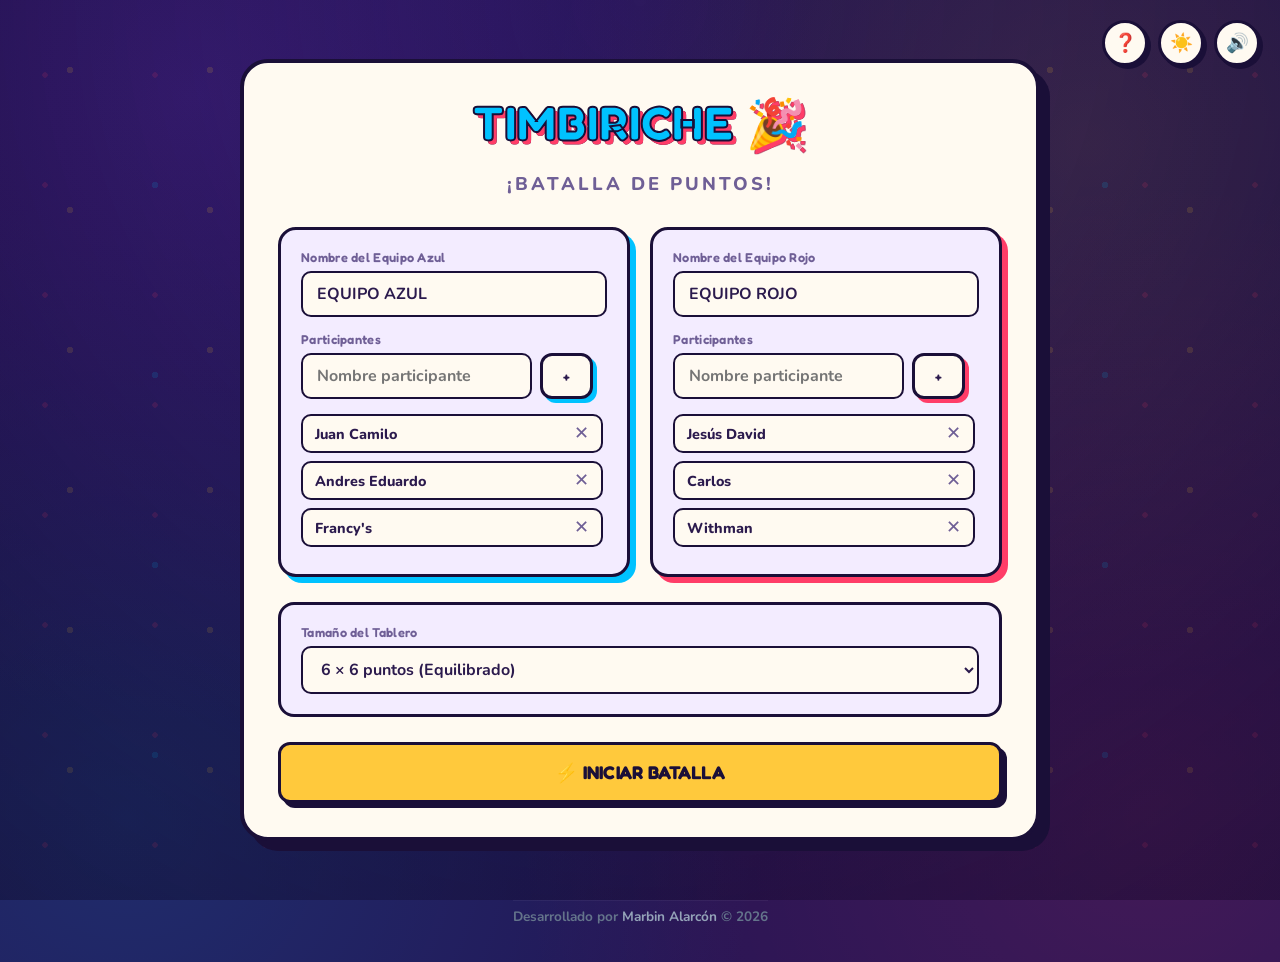
<file: index.html>
<!DOCTYPE html>
<html lang="es">

<head>
    <meta charset="UTF-8">
    <meta name="viewport" content="width=device-width, initial-scale=1.0, maximum-scale=1.0, user-scalable=no">
    <title>TIMBIRICHE</title>
    <meta name="theme-color" content="#0b0f1f">
    <meta name="mobile-web-app-capable" content="yes">
    <meta name="apple-mobile-web-app-capable" content="yes">
    <meta name="apple-mobile-web-app-title" content="Timbiriche">
    <meta name="apple-mobile-web-app-status-bar-style" content="black-translucent">
    <link rel="manifest" href="./manifest.json">
    <link rel="icon" type="image/png" href="./img/pwa-icon-192.png">
    <link rel="apple-touch-icon" href="./img/pwa-icon-192.png">
    <link rel="stylesheet" href="css/style.css">
    <link rel="preconnect" href="https://fonts.googleapis.com">
    <link rel="preconnect" href="https://fonts.gstatic.com" crossorigin>
    <link
        href="https://fonts.googleapis.com/css2?family=Fredoka:wght@500;600;700&family=Nunito:wght@500;700;800;900&display=swap"
        rel="stylesheet">

</head>

<body>

    <!-- Botones Superiores Flotantes (Audio, Modo Oscuro/Claro, Ayuda/Reglas) -->
    <div class="top-controls">
        <button class="top-btn" id="helpBtn" title="Reglas del Juego">❓</button>
        <button class="top-btn" id="themeToggleBtn" title="Cambiar Tema Claro/Oscuro">☀️</button>
        <button class="top-btn" id="audioToggleBtn" title="Activar/Desactivar Sonido">🔊</button>
    </div>

    <!-- ==================== MODAL SORTEO MONEDA 3D ==================== -->
    <div class="modal-overlay" id="coinFlipModal">
        <div class="modal-card" style="max-width: 420px;">
            <div class="modal-title" style="color: var(--yellow-pop);">🪙 SORTEO INICIAL</div>
            <div class="modal-subtitle">¡Lanza la moneda para decidir qué equipo comienza la batalla!</div>
            <div class="modal-subtitle">
                <div class="coin-img-small">
                    <p>Cara </p>
                    <img src="./img/cara-moneda.png" alt="Cara Moneda">
                    <p> = Equipo Azul </p> 
                </div>
                <br>
                <div class="coin-img-small">
                    <p></p>Sello </p>
                    <img src="./img/sello-moneda.png" alt="Sello Moneda">
                    <p> = Equipo Rojo </p>
                </div>
            </div>

            <div class="coin-stage">
                <div class="coin-3d" id="coin3d">
                    <div class="coin-face coin-front">
                        <img src="./img/cara-moneda.png" alt="Cara Moneda" class="coin-img">
                    </div>
                    <div class="coin-face coin-back">
                        <img src="./img/sello-moneda.png" alt="Sello Moneda" class="coin-img">
                    </div>
                </div>
            </div>

            <div id="coinResultText"
                style="font-family: var(--font-display); font-size: 1.1rem; min-height: 30px; font-weight: 700; color: var(--text-main);">
                ¡Listo para el volado!
            </div>

            <div style="display: flex; gap: 10px;">
                <button class="btn btn-start" id="flipCoinBtn" style="flex: 1;">🎲 LANZAR MONEDA</button>
                <button class="btn red-btn" id="skipCoinBtn" style="font-size: 0.9rem;">Omitir</button>
            </div>
        </div>
    </div>

    <!-- ==================== PANTALLA 1: CONFIGURACIÓN ==================== -->
    <div id="configScreen" class="screen active">
        <div class="config-container">
            <h1 class="game-title">TIMBIRICHE 🎉<br><span
                    style="font-size: 1.15rem; font-family: var(--font-family); font-weight: 800; letter-spacing: 3px; color: var(--text-muted); -webkit-text-stroke: 0; text-shadow: none;">¡BATALLA
                    DE PUNTOS!</span></h1>

            <div class="config-grid">
                <!-- Equipo Azul -->
                <div class="team-config blue">
                    <div class="input-group">
                        <label>Nombre del Equipo Azul</label>
                        <input type="text" id="blueTeamName" value="EQUIPO AZUL">
                    </div>
                    <div class="input-group">
                        <label>Participantes</label>
                        <div class="add-participant-row">
                            <input type="text" id="blueNewParticipant" placeholder="Nombre participante">
                            <button class="btn" id="blueAddBtn">+</button>
                        </div>
                    </div>
                    <div class="participants-list" id="blueParticipantsList"></div>
                </div>

                <!-- Equipo Rojo -->
                <div class="team-config red">
                    <div class="input-group">
                        <label>Nombre del Equipo Rojo</label>
                        <input type="text" id="redTeamName" value="EQUIPO ROJO">
                    </div>
                    <div class="input-group">
                        <label>Participantes</label>
                        <div class="add-participant-row">
                            <input type="text" id="redNewParticipant" placeholder="Nombre participante">
                            <button class="btn red-btn" id="redAddBtn">+</button>
                        </div>
                    </div>
                    <div class="participants-list" id="redParticipantsList"></div>
                </div>
            </div>

            <!-- Selector de Tablero -->
            <div class="board-config-section">
                <div class="input-group" style="flex: 1;">
                    <label>Tamaño del Tablero</label>
                    <select id="boardSizeSelect">
                        <option value="4">4 × 4 puntos (Fácil)</option>
                        <option value="5">5 × 5 puntos (Normal)</option>
                        <option value="6" selected>6 × 6 puntos (Equilibrado)</option>
                        <option value="7">7 × 7 puntos (Avanzado)</option>
                        <option value="8">8 × 8 puntos (Experto)</option>
                        <option value="9">9 × 9 puntos (Intenso)</option>
                        <option value="10">10 × 10 puntos (Extremo)</option>
                    </select>
                </div>
            </div>

            <div style="display: flex; gap: 10px;">
                <button class="btn btn-start" id="startBattleBtn" style="flex: 1;">⚡ INICIAR BATALLA</button>
                <button class="btn" id="resumeGameBtn" style="display: none; border-color: #ffb700; color: #ffb700;">📁
                    CONTINUAR</button>
            </div>
        </div>
    </div>

    <!-- ==================== PANTALLA 2: JUEGO ==================== -->
    <div id="gameScreen" class="screen">
        <div class="score-board">

            <!-- <div class="current-turn-banner">
                <span class="turn-label">TURNO ACTUAL</span>
                <span class="turn-player blue" id="currentTurnText">MARBIN — AZUL</span>
            </div> -->

        </div>

        <div class="game-layout">
            <!-- Panel Izquierdo: dado -->
            <div class="hud-panel">
                <div class="hud-title">Control de Dado</div>
                <div class="dice-container">
                    <div class="dice-3d" id="dice3d">
                        <div class="dice-face" id="diceFaceMain">1</div>
                        <div class="dice-face">2</div>
                        <div class="dice-face">3</div>
                        <div class="dice-face">1</div>
                        <div class="dice-face">2</div>
                        <div class="dice-face">3</div>
                    </div>
                    <button class="btn dice-btn" id="rollDiceBtn">🎲 LANZAR DADO</button>
                </div>
                <div class="moves-counter" id="movesCounterText">Movimientos restantes: <span>0</span></div>
                <div class="moves-counter" id="consecutiveCounterText" style="font-size: 0.75rem;">Capturas
                    consecutivas: <span>0/3</span></div>
                <div class="current-turn-banner">
                    <span class="turn-label">TURNO ACTUAL</span>
                    <span class="turn-player blue" id="currentTurnText">MARBIN — AZUL</span>
                </div>
                <div class="team-score blue">
                    <span class="team-name-tag" id="blueScoreName">EQUIPO AZUL</span>
                    <span class="score-num" id="blueScore">0</span>
                </div>
                <div class="team-score red">
                    <span class="team-name-tag" id="redScoreName">EQUIPO ROJO</span>
                    <span class="score-num" id="redScore">0</span>
                </div>
                <div class="hud-title" style="margin-top: 10px;">Acciones</div>
                <div style="display: flex; gap: 8px;">
                    <button class="btn red-btn" id="restartGameBtn" style="flex: 1; font-size: 0.8rem;">🔄
                        Reiniciar</button>
                    <button class="btn" id="configReturnBtn" style="flex: 1; font-size: 0.8rem;">⚙ Config</button>
                </div>

            </div>

            <!-- Tablero Central -->
            <div class="board-wrapper" id="boardWrapper"></div>

            <!-- Panel Derecho: Participantes & Log -->
            <div class="hud-panel">
                <div class="hud-title">Participantes</div>
                <div class="active-participants-list" id="activeParticipantsList"></div>
            </div>
        </div>
        <div class="hud-panel-compact">
            <div class="" style="margin-top: 10px;">Registro de Actividad</div>
            <div class="activity-log" id="activityLog">
                <div class="log-entry">Batalla iniciada. ¡Que gane el mejor!</div>
            </div>
        </div>
    </div>

    <!-- ==================== MODAL REGLAS / INSTRUCTIVO ==================== -->
    <div class="modal-overlay" id="helpModal">
        <div class="modal-card">
            <div class="modal-title" style="color: var(--blue-team);">📜 REGLAS DEL JUEGO</div>
            <div class="modal-subtitle">Guía rápida de Timbiriche</div>

            <div class="rules-content">
                <div>
                    <h4>1. Objetivo</h4>
                    Conquistar la mayor cantidad de casillas (cuadrados) cerrando sus cuatro lados antes de que se llene
                    todo el tablero.
                </div>
                <div>
                    <h4>2. El Dado</h4>
                    En tu turno, debes lanzar el dado 3D. El número obtenido (1, 2 o 3) representa la cantidad de
                    líneas que puedes trazar en ese turno.
                </div>
                <div>
                    <h4>3. Cierre y Puntos</h4>
                    Si al trazar una línea completas un cuadrado, te adueñas de él y anotas un punto. Los movimientos
                    del dado que te queden <strong>se conservan</strong>: sigue trazando líneas sin volver a lanzar.
                    Por ejemplo, si sacas un 3 y cierras un cuadrado en tu primer movimiento, aún te quedan 2.
                </div>
                <div>
                    <h4>4. Turno Extra</h4>
                    Si cierras un cuadrado con tu <strong>último</strong> movimiento del dado, repites turno y
                    lanzas el dado de nuevo. Si no cierras ninguno, el turno pasa al siguiente jugador.
                </div>
                <div>
                    <h4>5. Regla de Juego Limpio (Fair Play)</h4>
                    Para equilibrar la partida, un mismo jugador puede encadenar un <strong>máximo de 3
                    capturas seguidas</strong>. Al llegar al límite, el turno pasa automáticamente al siguiente
                    jugador, aunque le queden movimientos.
                </div>
            </div>

            <button class="btn btn-start" id="closeHelpBtn">¡Entendido! 🎉</button>
        </div>
    </div>

    <!-- ==================== MODAL VICTORIA ==================== -->
    <div class="modal-overlay" id="victoryModal">
        <div class="modal-card">
            <div class="victory-trophy" id="victoryIcon">🏆</div>
            <div class="modal-title" id="victoryTitle">¡VICTORIA!</div>
            <div class="modal-subtitle" id="victorySubtitle">El equipo azul conquistó la mayoría de territorios.</div>

            <div class="victory-stats">
                <div class="stat-box">
                    <span class="team" id="modalBlueTag" style="color: var(--blue-team);">AZUL</span>
                    <span class="count" id="modalBlueScore">0</span>
                </div>
                <div style="display: flex; align-items: center; font-weight: 800; color: var(--text-muted);">VS</div>
                <div class="stat-box">
                    <span class="team" id="modalRedTag" style="color: var(--red-team);">ROJO</span>
                    <span class="count" id="modalRedScore">0</span>
                </div>
            </div>

            <div style="display: flex; gap: 12px; margin-top: 10px;">
                <button class="btn btn-start" id="playAgainBtn" style="flex: 1;">⚡ JUGAR DE NUEVO</button>
                <button class="btn red-btn" id="modalConfigBtn" style="flex: 1;">⚙ CONFIGURACIÓN</button>
            </div>
        </div>
    </div>

    <footer class="game-footer">
        <p>Desarrollado por <strong>Marbin Alarcón</strong> &copy; 2026</p>
    </footer>

    <script src="js/app.js"></script>
</body>

</html>
</file>
<file: css/style.css>
:root {
     /* Fiesta nocturna: morado profundo + dulces brillantes */
     --bg-color: #241454;
     --bg-color-2: #3a1e78;
     --panel-bg: #fffaf1;
     --panel-bg-soft: #f3ecff;
     --border-neon: #2b1a55;
     --blue-team: #00c2ff;
     --blue-deep: #0077e6;
     --blue-glow: rgba(0, 194, 255, 0.55);
     --red-team: #ff3d68;
     --red-deep: #e0134a;
     --red-glow: rgba(255, 61, 104, 0.5);
     --yellow-pop: #ffc93c;
     --green-pop: #33d69f;
     --text-main: #2b1a4d;
     --text-muted: #6f5f96;
     --text-on-dark: #f6f1ff;
     --dot-color: #2b1a4d;
     --shadow-ink: #1a0f38;
     --font-family: 'Nunito', 'Segoe UI', Roboto, Helvetica, Arial, sans-serif;
     --font-display: 'Fredoka', 'Nunito', sans-serif;
 }

 /* Variables Modo Claro (fiesta de día) */
 body.light-mode {
     --bg-color: #fff4de;
     --bg-color-2: #ffe6c9;
     --panel-bg: #ffffff;
     --panel-bg-soft: #fff7ea;
     --border-neon: #2b1a4d;
     --blue-team: #0091d6;
     --blue-deep: #0077e6;
     --blue-glow: rgba(0, 145, 214, 0.35);
     --red-team: #e0134a;
     --red-deep: #c40d3f;
     --red-glow: rgba(224, 19, 74, 0.3);
     --yellow-pop: #ffb100;
     --green-pop: #1fb987;
     --text-main: #2b1a4d;
     --text-muted: #6f5f7f;
     --text-on-dark: #2b1a4d;
     --dot-color: #2b1a4d;
     --shadow-ink: #2b1a4d;
 }

 * {
     box-sizing: border-box;
     margin: 0;
     padding: 0;
     user-select: none;
     -webkit-tap-highlight-color: transparent;
 }

 body {
     background-color: var(--bg-color);
     background-image:
         radial-gradient(circle at 15% 10%, var(--bg-color-2) 0%, transparent 45%),
         radial-gradient(circle at 85% 15%, rgba(255, 201, 60, 0.12) 0%, transparent 40%),
         radial-gradient(circle at 90% 85%, rgba(255, 61, 104, 0.14) 0%, transparent 45%),
         radial-gradient(circle at 10% 85%, rgba(0, 194, 255, 0.14) 0%, transparent 45%);
     color: var(--text-on-dark);
     font-family: var(--font-family);
     font-weight: 700;
     min-height: 100vh;
     overflow-x: hidden;
     display: flex;
     flex-direction: column;
     align-items: center;
     justify-content: flex-start;
     position: relative;
     padding-bottom: 30px;
     transition: background-color 0.3s, color 0.3s;
 }

 body.light-mode {
     color: var(--text-main);
 }

 /* Confeti flotante suave (puntitos de fiesta) */
 body::before {
     content: '';
     position: fixed;
     inset: 0;
     width: 100vw;
     height: 100vh;
     background-image:
         radial-gradient(var(--yellow-pop) 3px, transparent 3.5px),
         radial-gradient(var(--blue-team) 3px, transparent 3.5px),
         radial-gradient(var(--red-team) 2.5px, transparent 3px);
     background-size: 140px 140px, 190px 190px, 110px 110px;
     background-position: 0 0, 60px 90px, 100px 20px;
     opacity: 0.16;
     animation: confettiDrift 40s linear infinite;
     z-index: -2;
 }

 body.light-mode::before {
     opacity: 0.22;
 }

 @keyframes confettiDrift {
     from {
         background-position: 0 0, 60px 90px, 100px 20px;
     }

     to {
         background-position: 0 400px, 60px 640px, -100px 380px;
     }
 }

 body::after {
     content: '';
     position: fixed;
     top: 0;
     left: 0;
     width: 100vw;
     height: 100vh;
     background: radial-gradient(circle at 50% 0%, rgba(0, 0, 0, 0) 0%, rgba(10, 4, 26, 0.35) 100%);
     z-index: -1;
     pointer-events: none;
 }

 body.light-mode::after {
     background: radial-gradient(circle at 50% 0%, rgba(255, 255, 255, 0) 0%, rgba(255, 200, 130, 0.15) 100%);
 }

 .screen {
     display: none;
     width: 100%;
     max-width: 1300px;
     min-height: 100vh;
     padding: 20px;
     flex-direction: column;
     align-items: center;
     justify-content: center;
     animation: fadeIn 0.4s ease-out forwards;
 }

 .screen.active {
     display: flex;
 }

 @keyframes fadeIn {
     from {
         opacity: 0;
         transform: translateY(10px);
     }

     to {
         opacity: 1;
         transform: translateY(0);
     }
 }

 /* Botones Globales Superiores */
 .top-controls {
     position: fixed;
     top: 20px;
     right: 20px;
     display: flex;
     gap: 10px;
     z-index: 1000;
 }

 .top-btn {
     background: var(--panel-bg);
     border: 3px solid var(--shadow-ink);
     color: var(--text-main);
     width: 46px;
     height: 46px;
     border-radius: 50%;
     display: flex;
     align-items: center;
     justify-content: center;
     cursor: pointer;
     box-shadow: 3px 3px 0 var(--shadow-ink);
     transition: transform 0.15s ease, box-shadow 0.15s ease;
     font-size: 1.15rem;
 }

 .top-btn:hover {
     transform: translate(-2px, -2px) rotate(-6deg) scale(1.06);
     box-shadow: 5px 5px 0 var(--shadow-ink);
 }

 .top-btn:active {
     transform: translate(1px, 1px);
     box-shadow: 1px 1px 0 var(--shadow-ink);
 }

 /* Pantalla Configuración */
 .config-container {
     background: var(--panel-bg);
     border: 4px solid var(--shadow-ink);
     box-shadow: 10px 10px 0 var(--shadow-ink);
     border-radius: 28px;
     padding: 34px;
     width: 100%;
     max-width: 800px;
     display: flex;
     flex-direction: column;
     gap: 25px;
     color: var(--text-main);
     animation: popIn 0.5s cubic-bezier(0.2, 1.4, 0.4, 1);
 }

 @keyframes popIn {
     from {
         transform: scale(0.9) translateY(14px);
         opacity: 0;
     }

     to {
         transform: scale(1) translateY(0);
         opacity: 1;
     }
 }

 .game-title {
     text-align: center;
     font-family: var(--font-display);
     font-size: 3rem;
     font-weight: 700;
     letter-spacing: 1px;
     line-height: 1.05;
     color: var(--blue-team);
     -webkit-text-stroke: 2px var(--shadow-ink);
     text-shadow: 4px 4px 0 var(--red-team), 4px 4px 0 var(--shadow-ink);
     margin-bottom: 5px;
     animation: titleWiggle 3.5s ease-in-out infinite;
 }

 @keyframes titleWiggle {

     0%,
     100% {
         transform: rotate(0deg);
     }

     50% {
         transform: rotate(-1.2deg);
     }
 }

 .config-grid {
     display: grid;
     grid-template-columns: 1fr 1fr;
     gap: 20px;
 }

 @media(max-width: 768px) {
     .config-grid {
         grid-template-columns: 1fr;
     }
 }

 .team-config {
     background: var(--panel-bg-soft);
     border-radius: 18px;
     padding: 20px;
     border: 3px solid var(--shadow-ink);
     display: flex;
     flex-direction: column;
     gap: 15px;
 }

 .team-config.blue {
     box-shadow: 6px 6px 0 var(--blue-team);
 }

 .team-config.red {
     box-shadow: 6px 6px 0 var(--red-team);
 }

 .input-group {
     display: flex;
     flex-direction: column;
     gap: 6px;
 }

 .input-group label {
     font-family: var(--font-display);
     font-size: 0.8rem;
     font-weight: 600;
     color: var(--text-muted);
     letter-spacing: 0.3px;
 }

 .input-group input,
 .input-group select {
     background: var(--panel-bg);
     border: 2.5px solid var(--shadow-ink);
     border-radius: 10px;
     padding: 10px 14px;
     color: var(--text-main);
     font-family: var(--font-family);
     font-weight: 700;
     font-size: 1rem;
     outline: none;
     transition: all 0.2s;
 }

 .input-group input:focus,
 .input-group select:focus {
     border-color: var(--blue-team);
     box-shadow: 3px 3px 0 var(--blue-team);
     transform: translate(-1px, -1px);
 }

 .participants-list {
     display: flex;
     flex-direction: column;
     gap: 8px;
     max-height: 140px;
     overflow-y: auto;
     padding-right: 4px;
 }

 .participant-item {
     display: flex;
     align-items: center;
     justify-content: space-between;
     background: var(--panel-bg);
     padding: 7px 12px;
     border-radius: 10px;
     border: 2px solid var(--shadow-ink);
     font-family: var(--font-family);
     font-weight: 800;
     font-size: 0.9rem;
     color: var(--text-main);
 }

 .btn-icon {
     background: none;
     border: none;
     color: var(--text-muted);
     cursor: pointer;
     font-size: 1.1rem;
     transition: transform 0.15s, color 0.15s;
 }

 .btn-icon:hover {
     color: var(--red-team);
     transform: scale(1.25) rotate(10deg);
 }

 .add-participant-row {
     display: flex;
     gap: 8px;
 }

 .btn {
     background: var(--panel-bg);
     border: 3px solid var(--shadow-ink);
     color: var(--text-main);
     padding: 10px 20px;
     border-radius: 12px;
     cursor: pointer;
     font-family: var(--font-display);
     font-weight: 600;
     letter-spacing: 0.3px;
     box-shadow: 4px 4px 0 var(--blue-team);
     transition: transform 0.12s ease, box-shadow 0.12s ease;
 }

 .btn:hover {
     transform: translate(-2px, -2px);
     box-shadow: 6px 6px 0 var(--blue-team);
 }

 .btn:active {
     transform: translate(2px, 2px);
     box-shadow: 1px 1px 0 var(--blue-team);
 }

 .btn.red-btn {
     box-shadow: 4px 4px 0 var(--red-team);
 }

 .btn.red-btn:hover {
     box-shadow: 6px 6px 0 var(--red-team);
 }

 .btn.red-btn:active {
     box-shadow: 1px 1px 0 var(--red-team);
 }

 .btn-start {
     width: 100%;
     padding: 16px;
     font-size: 1.15rem;
     background: var(--yellow-pop);
     color: var(--shadow-ink);
     border: 3px solid var(--shadow-ink);
     font-weight: 700;
     box-shadow: 5px 5px 0 var(--shadow-ink);
 }

 .btn-start:hover {
     transform: translate(-2px, -2px) scale(1.01);
     box-shadow: 7px 7px 0 var(--shadow-ink);
 }

 .btn-start:active {
     transform: translate(2px, 2px) scale(1);
     box-shadow: 2px 2px 0 var(--shadow-ink);
 }

 .board-config-section {
     background: var(--panel-bg-soft);
     border-radius: 16px;
     padding: 20px;
     border: 3px solid var(--shadow-ink);
     display: flex;
     align-items: center;
     justify-content: space-between;
 }

 /* Pantalla de Juego Principal */
 .game-layout {
     display: grid;
     grid-template-columns: 280px 1fr 280px;
     gap: 20px;
     width: 100%;
     max-width: 1400px;
     margin: 0 auto;
     align-items: start;
 }

 @media(max-width: 1100px) {
     .game-layout {
         grid-template-columns: 1fr;
         max-width: 700px;
     }
 }

 .hud-panel {
     background: var(--panel-bg);
     border: 3px solid var(--shadow-ink);
     border-radius: 20px;
     padding: 20px;
     display: flex;
     flex-direction: column;
     gap: 15px;
     box-shadow: 6px 6px 0 var(--shadow-ink);
     color: var(--text-main);
     height: -webkit-fill-available;
 }

  .hud-panel-compact {
     background: var(--panel-bg);
     border: 3px solid var(--shadow-ink);
     border-radius: 20px;
     padding: 20px;
     display: flex;
     flex-direction: column;
     gap: 15px;
     box-shadow: 6px 6px 0 var(--shadow-ink);
     color: var(--text-main);
     width: 100%;
     margin-block: 30px;
 }

 .hud-title {
     font-family: var(--font-display);
     font-size: 0.85rem;
     font-weight: 600;
     letter-spacing: 0.5px;
     color: var(--text-muted);
     border-bottom: 2px dashed rgba(111, 95, 150, 0.3);
     padding-bottom: 8px;
 }

 .score-board {
     display: flex;
     justify-content: space-between;
     align-items: center;
     background: var(--panel-bg);
     border: 3px solid var(--shadow-ink);
     border-radius: 20px;
     padding: 15px 25px;
     width: 100%;
     max-width: 1400px;
     margin-bottom: 20px;
     margin-top: 50px;
     box-shadow: 6px 6px 0 var(--shadow-ink);
     color: var(--text-main);
 }

 .team-score {
     display: flex;
     flex-direction: column;
     align-items: center;
     gap: 4px;
     transition: transform 0.25s cubic-bezier(0.34, 1.56, 0.64, 1);
 }

 .team-score.bump {
     transform: scale(1.18);
 }

 .team-score.blue .score-num {
     color: var(--blue-team);
 }

 .team-score.red .score-num {
     color: var(--red-team);
 }

 .team-name-tag {
     font-family: var(--font-display);
     font-size: 0.85rem;
     font-weight: 600;
     letter-spacing: 0.3px;
 }

 .score-num {
     font-family: var(--font-display);
     font-size: 2.2rem;
     font-weight: 700;
 }

 .current-turn-banner {
     text-align: center;
     display: flex;
     flex-direction: column;
     gap: 2px;
 }

 .turn-label {
     font-family: var(--font-display);
     font-size: 0.7rem;
     color: var(--text-muted);
     letter-spacing: 1.5px;
 }

 .turn-player {
     font-family: var(--font-display);
     font-size: 1.25rem;
     font-weight: 600;
 }

 .turn-player.blue {
     color: var(--blue-team);
 }

 .turn-player.red {
     color: var(--red-team);
 }

 /* Dado 3D */
 .dice-container {
     display: flex;
     flex-direction: column;
     align-items: center;
     gap: 15px;
     padding: 10px 0;
 }

 .dice-3d {
     width: 70px;
     height: 70px;
     position: relative;
     transform-style: preserve-3d;
     transform: rotateX(-20deg) rotateY(30deg);
     transition: transform 0.8s cubic-bezier(0.15, 0.85, 0.35, 1.2);
 }

 .dice-face {
     position: absolute;
     width: 100%;
     height: 100%;
     background: var(--yellow-pop);
     border: 3px solid var(--shadow-ink);
     border-radius: 16px;
     display: flex;
     align-items: center;
     justify-content: center;
     font-family: var(--font-display);
     font-size: 1.9rem;
     font-weight: 700;
     color: var(--shadow-ink);
 }

 .dice-face.blue-dice {
     background: var(--blue-team);
     border-color: var(--shadow-ink);
     color: #fff;
 }

 .dice-face.red-dice {
     background: var(--red-team);
     border-color: var(--shadow-ink);
     color: #fff;
 }

 .dice-face:nth-child(1) {
     transform: translateZ(35px);
 }

 .dice-face:nth-child(2) {
     transform: rotateY(90deg) translateZ(35px);
 }

 .dice-face:nth-child(3) {
     transform: rotateY(180deg) translateZ(35px);
 }

 .dice-face:nth-child(4) {
     transform: rotateY(-90deg) translateZ(35px);
 }

 .dice-face:nth-child(5) {
     transform: rotateX(90deg) translateZ(35px);
 }

 .dice-face:nth-child(6) {
     transform: rotateX(-90deg) translateZ(35px);
 }

 .dice-btn {
     width: 100%;
     padding: 12px;
     font-weight: 700;
     letter-spacing: 1px;
     border-radius: 8px;
     cursor: pointer;
     transition: all 0.3s;
 }

 .moves-counter {
     font-size: 0.85rem;
     text-align: center;
     font-weight: 700;
     color: var(--text-muted);
     background: var(--panel-bg-soft);
     padding: 8px;
     border-radius: 10px;
     border: 2px dashed rgba(111, 95, 150, 0.35);
 }

 .moves-counter span {
     color: var(--text-main);
     font-family: var(--font-display);
     font-weight: 600;
     font-size: 1.1rem;
 }

 .active-participants-list {
     display: flex;
     flex-direction: column;
     gap: 6px;
     max-height: 550px;
     overflow-y: auto;
 }

 .active-participant-item {
     padding: 8px 12px;
     border-radius: 10px;
     font-size: 0.9rem;
     font-weight: 700;
     display: flex;
     align-items: center;
     justify-content: space-between;
     background: var(--panel-bg-soft);
     border: 2px solid transparent;
     transition: all 0.25s;
 }

 .active-participant-item.blue-part {
     border-color: rgba(0, 194, 255, 0.3);
 }

 .active-participant-item.red-part {
     border-color: rgba(255, 61, 104, 0.3);
 }

 .active-participant-item.active-turn {
     background: var(--yellow-pop);
     color: var(--shadow-ink);
     border-color: var(--shadow-ink);
     transform: scale(1.03);
 }

 .activity-log {
     font-size: 0.8rem;
     font-weight: 600;
     color: var(--text-muted);
     display: flex;
     flex-direction: column;
     gap: 6px;
     max-height: 180px;
     overflow-y: auto;
     padding-right: 4px;
 }

 .log-entry {
     border-left: 3px solid var(--yellow-pop);
     padding-left: 8px;
     line-height: 1.3;
 }

 /* TABLERO */
 .board-wrapper {
     background: var(--panel-bg);
     border: 4px solid var(--shadow-ink);
     border-radius: 24px;
     padding: 30px;
     display: flex;
     flex-direction: column;
     align-items: center;
     justify-content: center;
     position: relative;
     box-shadow: 8px 8px 0 var(--shadow-ink);
     overflow: auto;
     max-width: 100%;
 }

 .timbiriche-grid {
     display: grid;
     position: relative;
     gap: 0;
 }

 .dot {
     width: 13px;
     height: 13px;
     background-color: var(--dot-color);
     border-radius: 50%;
     box-shadow: 0 0 0 3px var(--panel-bg-soft);
     z-index: 5;
     justify-self: center;
     align-self: center;
 }

 .line {
     position: relative;
     cursor: pointer;
     z-index: 6;
     display: flex;
     align-items: center;
     justify-content: center;
 }

 .line.horizontal {
     height: 40px;
     width: 100%;
     margin-top: -20px;
     margin-bottom: -20px;
 }

 .line.vertical {
     width: 40px;
     height: 100%;
     margin-left: -20px;
     margin-right: -20px;
 }

 .line-inner {
     position: absolute;
     background: var(--panel-bg-soft);
     border: 2px solid rgba(111, 95, 150, 0.25);
     border-radius: 6px;
     transition: all 0.2s ease;
 }

 .line.horizontal .line-inner {
     left: 3px;
     right: 3px;
     height: 8px;
     top: 16px;
 }

 .line.vertical .line-inner {
     top: 3px;
     bottom: 3px;
     width: 8px;
     left: 16px;
 }

 .line:hover .line-inner {
     background: var(--yellow-pop);
     border-color: var(--shadow-ink);
     transform: scale(1.08);
 }

 .line.occupied.blue .line-inner {
     background: var(--blue-team);
     border-color: var(--shadow-ink);
 }

 .line.occupied.red .line-inner {
     background: var(--red-team);
     border-color: var(--shadow-ink);
 }

 .box-cell {
     position: relative;
     display: flex;
     align-items: center;
     justify-content: center;
     font-size: 1.5rem;
     font-weight: 800;
     transition: all 0.4s cubic-bezier(0.175, 0.885, 0.32, 1.275);
     border-radius: 10px;
 }

 .box-cell.blue-owner {
     background: var(--blue-team);
     box-shadow: inset 0 0 0 3px var(--shadow-ink);
     animation: capturePop 0.45s cubic-bezier(0.34, 1.56, 0.64, 1);
 }

 .box-cell.red-owner {
     background: var(--red-team);
     box-shadow: inset 0 0 0 3px var(--shadow-ink);
     animation: capturePop 0.45s cubic-bezier(0.34, 1.56, 0.64, 1);
 }

 @keyframes capturePop {
     0% {
         transform: scale(0.5) rotate(-8deg);
         opacity: 0;
     }

     60% {
         transform: scale(1.15) rotate(4deg);
     }

     100% {
         transform: scale(1) rotate(0deg);
         opacity: 1;
     }
 }

 /* Modales genéricos */
 .modal-overlay {
     position: fixed;
     top: 0;
     left: 0;
     width: 100vw;
     height: 100vh;
     background: rgba(20, 10, 40, 0.75);
     backdrop-filter: blur(6px);
     display: none;
     align-items: center;
     justify-content: center;
     z-index: 2000;
     animation: fadeIn 0.3s ease-out;
 }

 .modal-overlay.active {
     display: flex;
 }

 .modal-card {
     background: var(--panel-bg);
     border: 4px solid var(--shadow-ink);
     border-radius: 26px;
     padding: 30px;
     text-align: center;
     max-width: 550px;
     width: 90%;
     max-height: 90vh;
     overflow-y: auto;
     box-shadow: 10px 10px 0 var(--shadow-ink);
     display: flex;
     flex-direction: column;
     gap: 5px;
     color: var(--text-main);
     animation: popIn 0.4s cubic-bezier(0.2, 1.4, 0.4, 1);
 }

 .modal-title {
     font-family: var(--font-display);
     font-size: 2.1rem;
     font-weight: 700;
     letter-spacing: 0.5px;
 }

 .modal-subtitle {
     font-size: 1rem;
     font-weight: 700;
     color: var(--text-muted);
 }

 .victory-trophy {
     font-size: 3.5rem;
     animation: trophyBounce 1s ease-in-out infinite;
 }

 @keyframes trophyBounce {

     0%,
     100% {
         transform: translateY(0) rotate(-4deg);
     }

     50% {
         transform: translateY(-10px) rotate(4deg);
     }
 }

 .rules-content {
     text-align: left;
     font-size: 0.95rem;
     font-weight: 600;
     color: var(--text-main);
     display: flex;
     flex-direction: column;
     gap: 12px;
     line-height: 1.4;
     background: var(--panel-bg-soft);
     padding: 15px;
     border-radius: 14px;
     border: 2px dashed rgba(111, 95, 150, 0.35);
 }

 .rules-content h4 {
     font-family: var(--font-display);
     font-weight: 600;
     color: var(--blue-deep);
     margin-bottom: 2px;
 }

 .victory-stats {
     display: flex;
     justify-content: space-around;
     background: var(--panel-bg-soft);
     padding: 20px;
     border-radius: 16px;
     border: 3px solid var(--shadow-ink);
 }

 .stat-box {
     display: flex;
     flex-direction: column;
     gap: 5px;
 }

 .stat-box .team {
     font-family: var(--font-display);
     font-weight: 600;
     font-size: 0.9rem;
 }

 .stat-box .count {
     font-family: var(--font-display);
     font-size: 1.9rem;
     font-weight: 700;
 }

 ::-webkit-scrollbar {
     width: 8px;
     height: 8px;
 }

 ::-webkit-scrollbar-track {
     background: rgba(0, 0, 0, 0.08);
     border-radius: 4px;
 }

 ::-webkit-scrollbar-thumb {
     background: var(--blue-team);
     border-radius: 4px;
 }

 ::-webkit-scrollbar-thumb:hover {
     background: var(--red-team);
 }

 /* Confeti de celebración (JS lo genera dinámicamente) */
 .confetti-piece {
     position: fixed;
     top: -20px;
     border-radius: 2px;
     pointer-events: none;
     z-index: 3000;
 }

 /* Footer */
 .game-footer {
     margin-top: auto;
     /* Empuja el footer al final */
     padding: 6px 0;
     text-align: center;
     border-top: 1px solid rgba(255, 255, 255, 0.05);
 }

 .game-footer p {
     color: #64748b;
     font-size: 0.85rem;
 }

 .game-footer strong {
     color: #94a3b8;
 }

 .game-footer strong:hover {
     color: #3b82f6;
     cursor: default;
 }

 /* --- ESTILOS MONEDA 3D --- */
 .coin-icon {
     font-size: 2.2rem;
     margin-bottom: 2px;
 }

 /* --- ESTILOS MONEDA 3D --- */
 .coin-stage {
     perspective: 1000px;
     width: 150px;
     height: 150px;
     margin: 15px auto;
     display: flex;
     align-items: center;
     justify-content: center;
 }

 .coin-3d {
     width: 130px;
     height: 130px;
     position: relative;
     transform-style: preserve-3d;
     transition: transform 2.5s cubic-bezier(0.15, 0.85, 0.35, 1);
 }

 .coin-face {
     position: absolute;
     inset: 0;
     border-radius: 50%;
     display: flex;
     align-items: center;
     justify-content: center;
     backface-visibility: hidden;
     overflow: hidden;
     border: 4px solid var(--shadow-ink);
     box-shadow: inset 0 0 10px rgba(0, 0, 0, 0.3), 4px 4px 0 var(--shadow-ink);
     background: #fff;
 }

 /*
        .coin-face {
            position: absolute;
            inset: 0;
            border-radius: 50%;
            display: flex;
            flex-direction: column;
            align-items: center;
            justify-content: center;
            backface-visibility: hidden;
            border: 5px solid var(--shadow-ink);
            box-shadow: inset 0 0 15px rgba(0, 0, 0, 0.25), 5px 5px 0 var(--shadow-ink);
            font-family: var(--font-display);
            font-weight: 700;
            font-size: 0.95rem;
            letter-spacing: 0.5px;
        }
*/

 .coin-img {
     width: 100%;
     height: 100%;
     object-fit: cover;
     border-radius: 50%;
 }

 .coin-front {
     transform: translateZ(8px);
 }

 .coin-back {
     transform: rotateY(180deg) translateZ(8px);
 }

 .coin-img-small {
    align-items: center;
    display: flex;
    position: relative;
    justify-content: center;
 }

.coin-img-small img{
    width: 45px;
    height: 45px;
    object-fit: cover;
    border-radius: 50%;
    margin: 5px;
}
</file>
